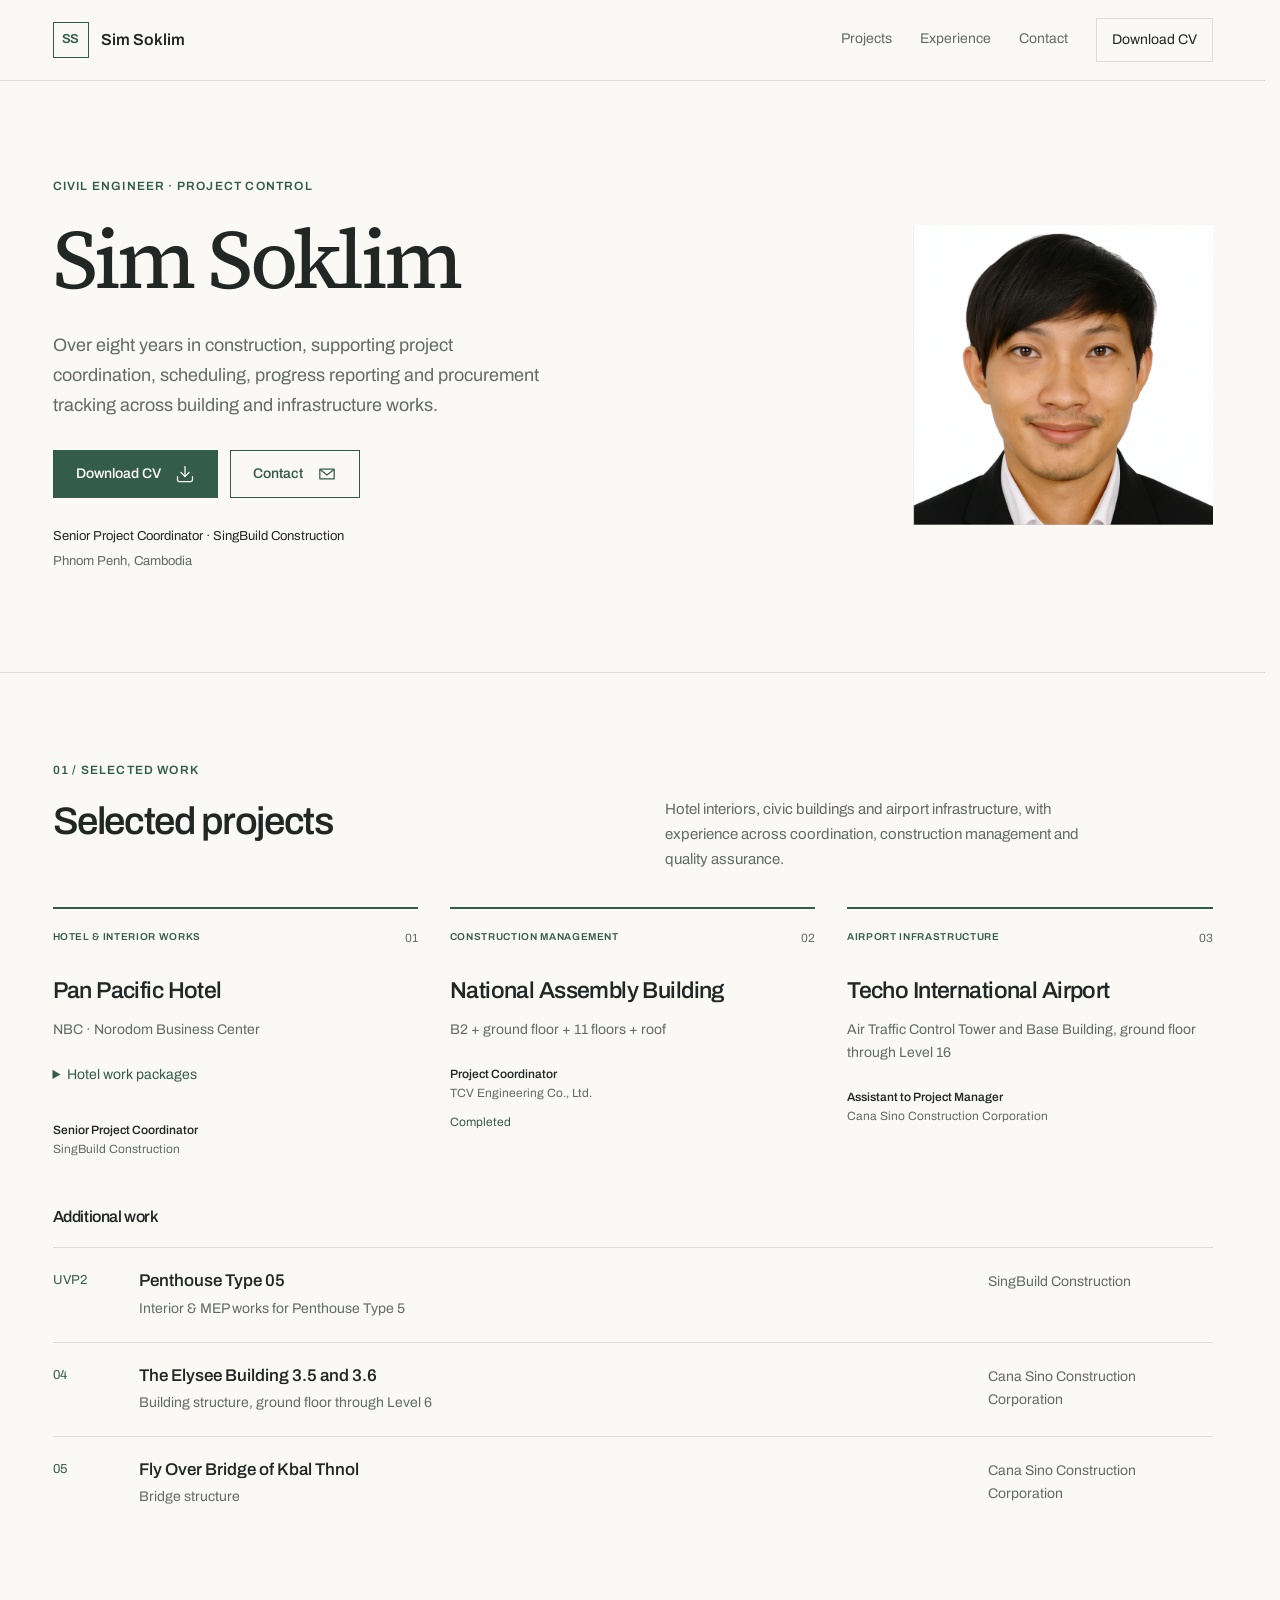
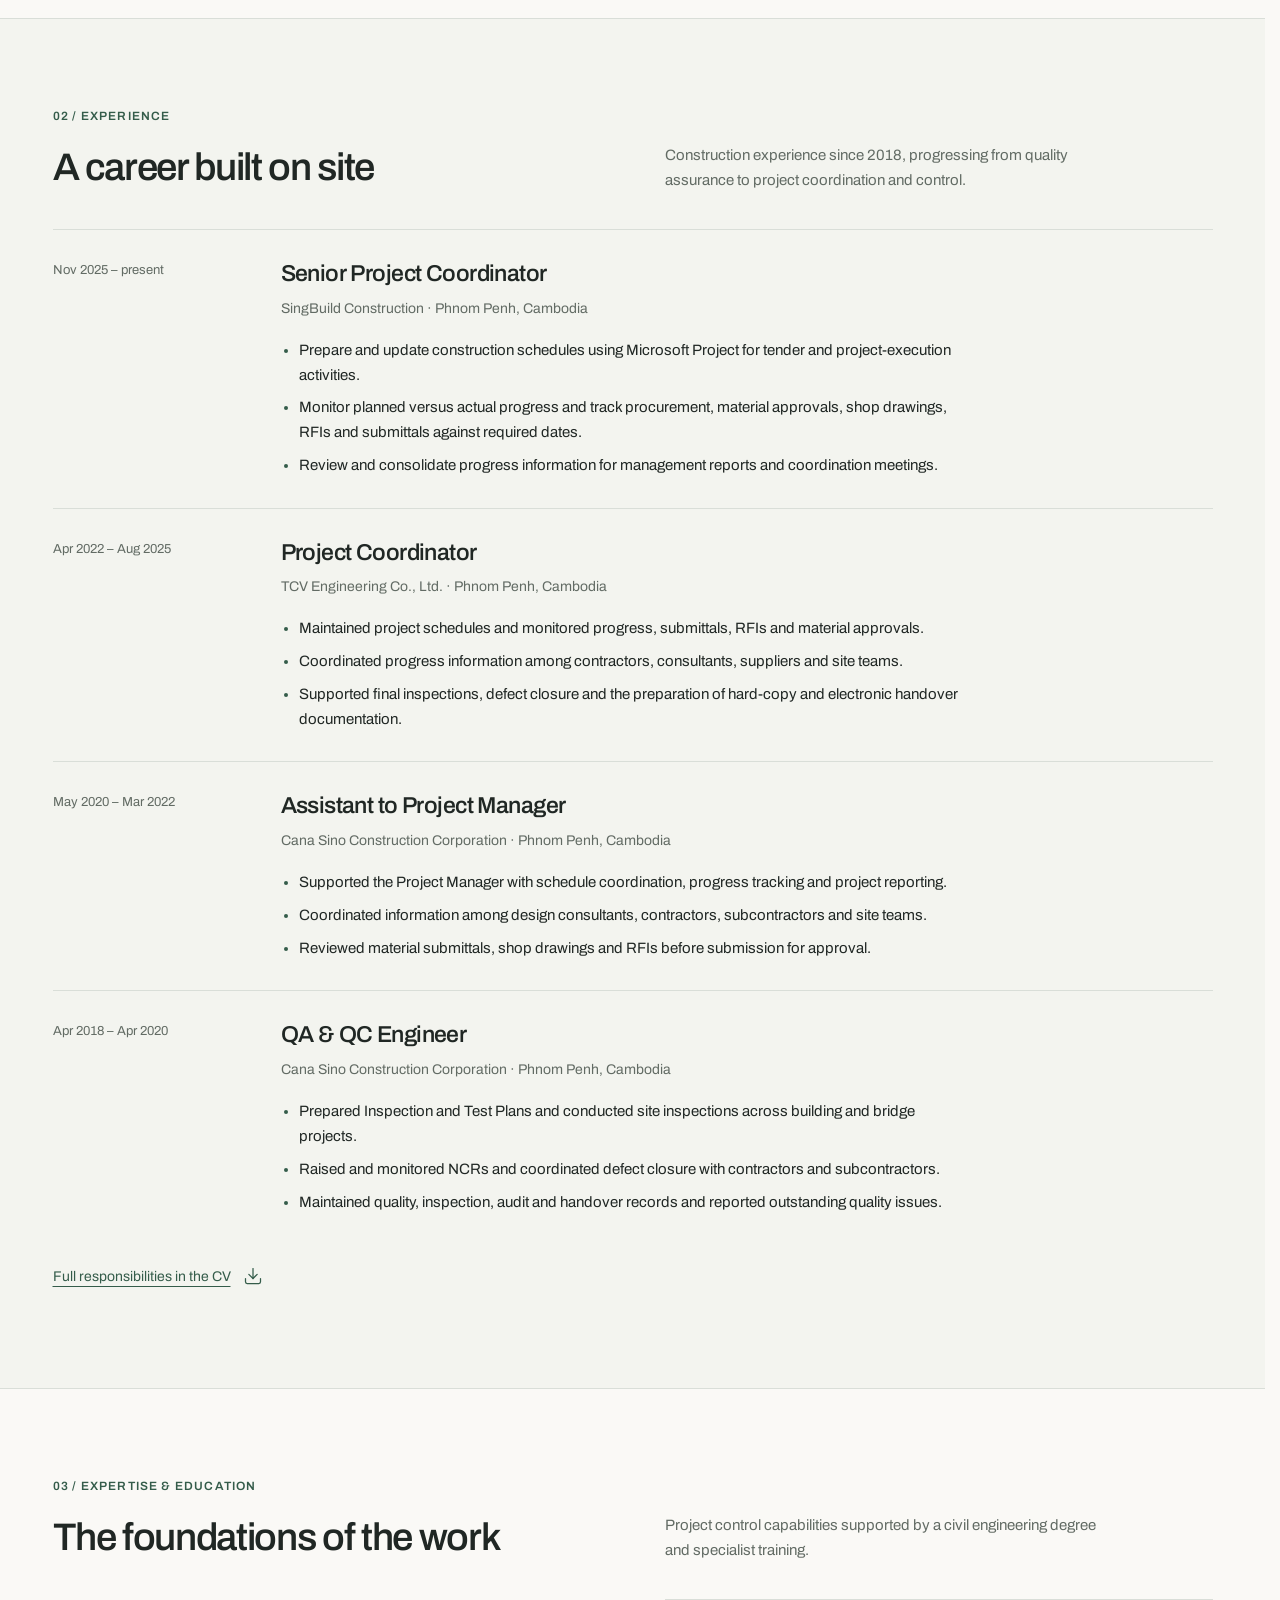
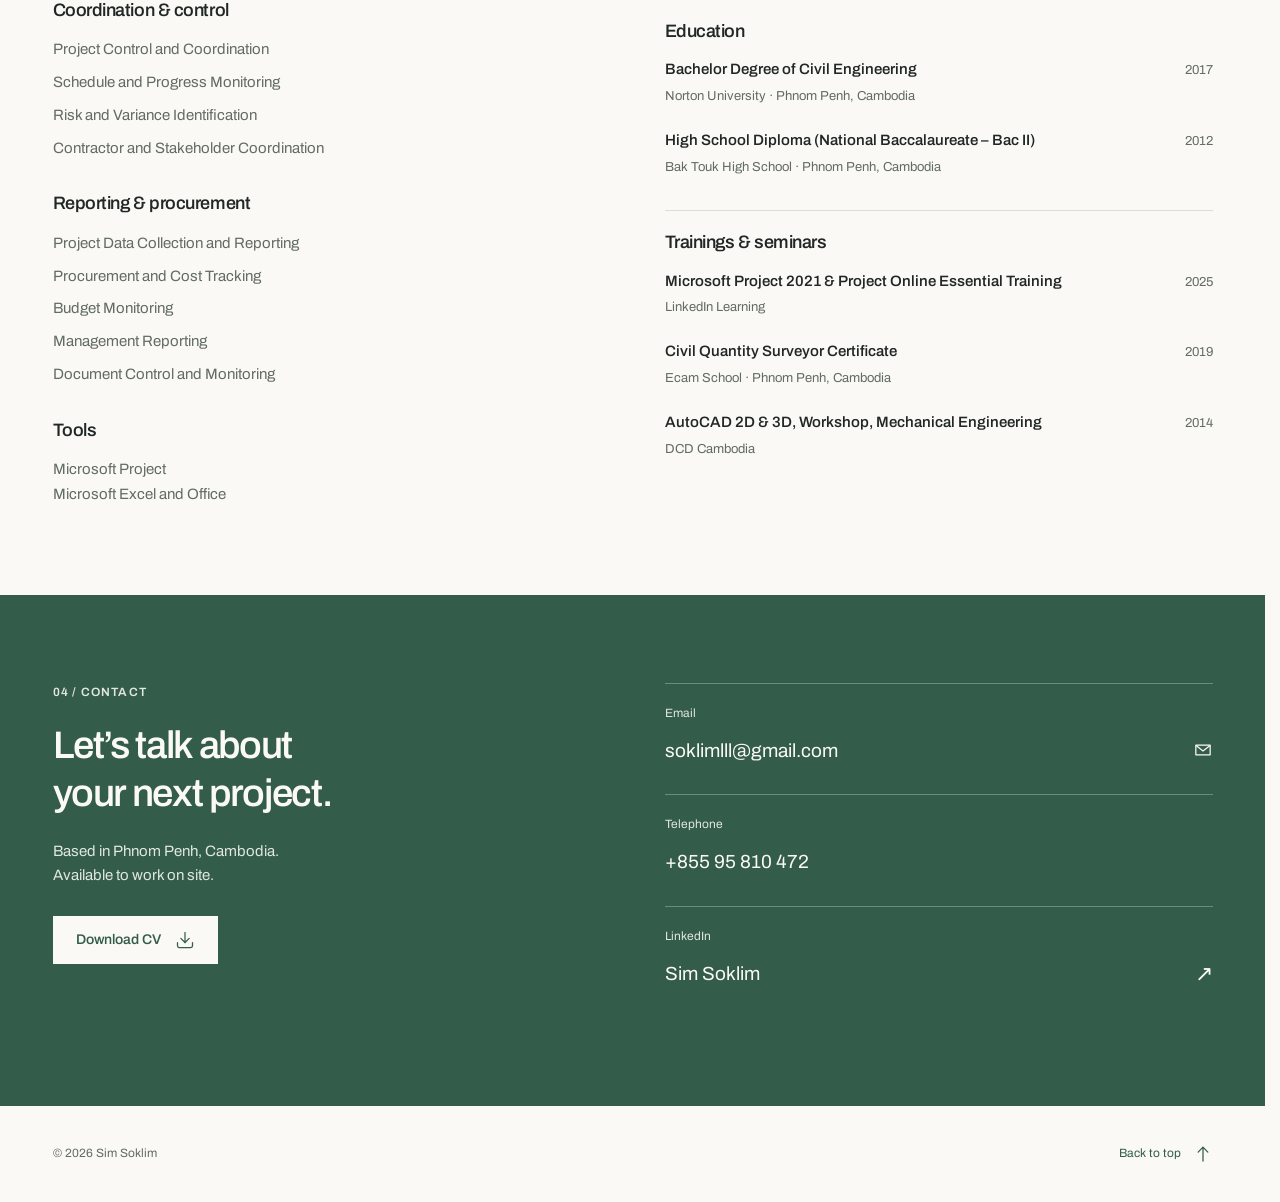
<file: index.html>
<!DOCTYPE html>
<html lang="en">
<head>
  <meta charset="UTF-8">
  <meta name="viewport" content="width=device-width, initial-scale=1.0, viewport-fit=cover">
  <meta name="description" content="Sim Soklim, Civil Engineer and Project Control professional with over eight years of construction experience, covering project coordination, scheduling, progress monitoring, procurement tracking, and management reporting.">
  <meta name="theme-color" content="#FAF9F6">
  <meta name="color-scheme" content="light">
  <link rel="icon" href="favicon.svg" type="image/svg+xml">
  <link rel="canonical" href="https://sim-soklim-portfolio.vercel.app/">
  <meta property="og:type" content="website">
  <meta property="og:site_name" content="Sim Soklim">
  <meta property="og:url" content="https://sim-soklim-portfolio.vercel.app/">
  <meta property="og:title" content="Sim Soklim | Civil Engineer · Project Control">
  <meta property="og:description" content="Civil Engineer and Project Control professional with over eight years of construction experience in Phnom Penh, Cambodia.">
  <meta property="og:image" content="https://sim-soklim-portfolio.vercel.app/images/og-hero.jpg">
  <meta property="og:image:width" content="1200">
  <meta property="og:image:height" content="630">
  <meta property="og:image:alt" content="Sim Soklim, Civil Engineer and Project Control, Phnom Penh">
  <meta name="twitter:card" content="summary_large_image">
  <meta name="twitter:title" content="Sim Soklim | Civil Engineer · Project Control">
  <meta name="twitter:description" content="Civil Engineer and Project Control professional with over eight years of construction experience in Phnom Penh, Cambodia.">
  <meta name="twitter:image" content="https://sim-soklim-portfolio.vercel.app/images/og-hero.jpg">
  <meta name="twitter:image:alt" content="Sim Soklim, Civil Engineer and Project Control, Phnom Penh">
  <title>Sim Soklim | Civil Engineer · Project Control</title>
  <link rel="preload" as="font" type="font/woff2" href="fonts/Archivo-var.woff2" crossorigin>
  <link rel="preload" as="font" type="font/woff2" href="fonts/SourceSerif4-var.woff2" crossorigin>
  <link rel="preload" as="image" href="images/sim-soklim-portrait.png" fetchpriority="high">
  <link rel="stylesheet" href="css/style.css">
</head>
<body>
  <a class="skip-link" href="#main">Skip to content</a>
  <svg class="sprite" aria-hidden="true" focusable="false" width="0" height="0" xmlns="http://www.w3.org/2000/svg">
    <defs>
      <symbol id="ico-arrow-up" viewBox="0 0 24 24" fill="none" stroke="currentColor" stroke-width="1.5" stroke-linecap="round" stroke-linejoin="round">
        <path d="M12 20.4V3.8M6.2 9.8 12 3.8l5.8 6"/>
      </symbol>
      <symbol id="ico-close" viewBox="0 0 24 24" fill="none" stroke="currentColor" stroke-width="1.5" stroke-linecap="round" stroke-linejoin="round">
        <path d="M5.6 5.6 18.4 18.4M18.4 5.6 5.6 18.4"/>
      </symbol>
      <symbol id="ico-mail" viewBox="0 0 24 24" fill="none" stroke="currentColor" stroke-width="1.5" stroke-linecap="round" stroke-linejoin="round">
        <path d="M3.4 6.2h17.2v11.6H3.4z"/><path d="m4.1 7 7.9 6.1L20 7"/>
      </symbol>
      <symbol id="ico-download" viewBox="0 0 24 24" fill="none" stroke="currentColor" stroke-width="1.5" stroke-linecap="round" stroke-linejoin="round">
        <path d="M21 15v4a2 2 0 0 1-2 2H5a2 2 0 0 1-2-2v-4"/>
        <polyline points="7 10 12 15 17 10"/>
        <line x1="12" y1="15" x2="12" y2="3"/>
      </symbol>
    </defs>
  </svg>


  <header class="topbar">
    <div class="wrap topbar-inner">
      <a class="brand" href="#overview" aria-label="Sim Soklim, overview"><span class="brand-mark" aria-hidden="true">SS</span><span>Sim Soklim</span></a>
      <nav class="nav" aria-label="Primary"><a class="nav-link" data-nav href="#selected-projects">Projects</a><a class="nav-link" data-nav href="#experience-and-education">Experience</a><a class="nav-link" data-nav href="#contact">Contact</a><a class="nav-link nav-cv" href="assets/Sim-Soklim-CV.pdf" download="Sim-Soklim-CV.pdf">Download CV</a></nav>
      <button class="menu-toggle" id="navToggle" type="button" aria-label="Open menu" aria-haspopup="dialog" aria-expanded="false" aria-controls="navPanel">Menu <span aria-hidden="true">+</span></button>
    </div>
  </header>
  <div class="drawer-backdrop" id="navBackdrop" hidden></div>
  <aside class="drawer" id="navPanel" role="dialog" aria-modal="true" aria-label="Sections menu" aria-hidden="true" inert hidden>
    <div class="drawer-head"><span>Sim Soklim</span><button class="drawer-close" id="navClose" type="button" aria-label="Close menu"><svg class="ico" viewBox="0 0 24 24" aria-hidden="true"><use href="#ico-close"></use></svg></button></div>
    <nav class="drawer-links" aria-label="Mobile"><a class="drawer-link" data-nav href="#overview">Overview</a>
<a class="drawer-link" data-nav href="#selected-projects">Projects</a>
<a class="drawer-link" data-nav href="#experience-and-education">Experience</a>
<a class="drawer-link" data-nav href="#core-competencies">Expertise</a>
<a class="drawer-link" data-nav href="#contact">Contact</a></nav>
    <div class="drawer-foot"><p>Civil Engineer · Project Control</p><a href="mailto:soklimlll@gmail.com">soklimlll@gmail.com</a></div>
  </aside>
  <main id="main" tabindex="-1">
    <section class="hero" id="overview" tabindex="-1">
      <div class="wrap hero-grid">
        <div class="hero-copy">
          <p class="eyebrow hero-role">Civil Engineer · Project Control</p>
          <h1>Sim Soklim</h1>
          <p class="hero-lede">Over eight years in construction, supporting project coordination, scheduling, progress reporting and procurement tracking across building and infrastructure works.</p>
          <div class="hero-actions"><a class="btn btn-primary" href="assets/Sim-Soklim-CV.pdf" download="Sim-Soklim-CV.pdf">Download CV <svg class="ico" viewBox="0 0 24 24" aria-hidden="true"><use href="#ico-download"></use></svg></a><a class="btn btn-secondary" href="#contact">Contact <svg class="ico" viewBox="0 0 24 24" aria-hidden="true"><use href="#ico-mail"></use></svg></a></div>
          <div class="hero-meta"><span>Senior Project Coordinator · SingBuild Construction</span><span>Phnom Penh, Cambodia</span></div>
        </div>
        <figure class="hero-portrait">
          <div class="portrait-frame"><span class="portrait-fallback" aria-hidden="true">SS</span><img src="images/sim-soklim-portrait.png" alt="Portrait of Sim Soklim" width="800" height="800" fetchpriority="high" decoding="async"></div>
        </figure>
      </div>
    </section>
    <section class="section" id="selected-projects" tabindex="-1">
      <div class="wrap">
        <header class="section-head"><p class="eyebrow">01 / Selected work</p><div class="section-heading"><h2>Selected projects</h2><p>Hotel interiors, civic buildings and airport infrastructure, with experience across coordination, construction management and quality assurance.</p></div></header>
        <div class="featured-projects"><article class="project-feature">
  <div class="project-top"><p class="eyebrow">Hotel &amp; interior works</p><span class="project-index" aria-hidden="true">01</span></div>
  <h3>Pan Pacific Hotel</h3><p class="project-scope">NBC · Norodom Business Center</p>
  <details class="project-details"><summary>Hotel work packages</summary><ul class="project-packages"><li><strong>BP02 · Rooms &amp; corridors</strong>Interior works, L23–L13, phases 1 &amp; 2; 226 guest rooms and 11 floors of lift lobbies &amp; corridors.</li><li><strong>BP03 · Lobby &amp; meeting room</strong>Ground floor lobby, L11 meeting room, lift car and audio-visual.</li><li><strong>BP04 · Lounge &amp; restaurants</strong>Interior &amp; MEP works, L23 club lounge and L24 specialty restaurant / HLT &amp; all-day dining.</li></ul></details>
  <div class="project-credit"><p>Senior Project Coordinator</p><p>SingBuild Construction</p></div>
</article>
<article class="project-feature">
  <div class="project-top"><p class="eyebrow">Construction management</p><span class="project-index" aria-hidden="true">02</span></div>
  <h3>National Assembly Building</h3><p class="project-scope">B2 + ground floor + 11 floors + roof</p>
  <div class="project-credit"><p>Project Coordinator</p><p>TCV Engineering Co., Ltd.</p><span class="project-status">Completed</span></div>
</article>
<article class="project-feature">
  <div class="project-top"><p class="eyebrow">Airport infrastructure</p><span class="project-index" aria-hidden="true">03</span></div>
  <h3>Techo International Airport</h3><p class="project-scope">Air Traffic Control Tower and Base Building, ground floor through Level 16</p>
  <div class="project-credit"><p>Assistant to Project Manager</p><p>Cana Sino Construction Corporation</p></div>
</article></div>
        <div class="project-register"><h3 class="register-title">Additional work</h3>


<article class="register-row"><p class="register-ref">UVP2</p><div><h4>Penthouse Type 05</h4><p>Interior &amp; MEP works for Penthouse Type 5</p></div><p class="register-employer">SingBuild Construction</p></article>
<article class="register-row"><p class="register-ref">04</p><div><h4>The Elysee Building 3.5 and 3.6</h4><p>Building structure, ground floor through Level 6</p></div><p class="register-employer">Cana Sino Construction Corporation</p></article>
<article class="register-row"><p class="register-ref">05</p><div><h4>Fly Over Bridge of Kbal Thnol</h4><p>Bridge structure</p></div><p class="register-employer">Cana Sino Construction Corporation</p></article></div>
      </div>
    </section>
    <section class="section experience-section" id="experience-and-education" tabindex="-1">
      <div class="wrap">
        <header class="section-head"><p class="eyebrow">02 / Experience</p><div class="section-heading"><h2>A career built on site</h2><p>Construction experience since 2018, progressing from quality assurance to project coordination and control.</p></div></header>
        <div class="experience-listing"><article class="experience-row"><p class="experience-date"><time datetime="2025-11">Nov 2025</time> – present</p><div><h3>Senior Project Coordinator</h3><p class="experience-org">SingBuild Construction · Phnom Penh, Cambodia</p><ul class="experience-list"><li>Prepare and update construction schedules using Microsoft Project for tender and project-execution activities.</li><li>Monitor planned versus actual progress and track procurement, material approvals, shop drawings, RFIs and submittals against required dates.</li><li>Review and consolidate progress information for management reports and coordination meetings.</li></ul></div></article><article class="experience-row"><p class="experience-date"><time datetime="2022-04">Apr 2022</time> – <time datetime="2025-08">Aug 2025</time></p><div><h3>Project Coordinator</h3><p class="experience-org">TCV Engineering Co., Ltd. · Phnom Penh, Cambodia</p><ul class="experience-list"><li>Maintained project schedules and monitored progress, submittals, RFIs and material approvals.</li><li>Coordinated progress information among contractors, consultants, suppliers and site teams.</li><li>Supported final inspections, defect closure and the preparation of hard-copy and electronic handover documentation.</li></ul></div></article><article class="experience-row"><p class="experience-date"><time datetime="2020-05">May 2020</time> – <time datetime="2022-03">Mar 2022</time></p><div><h3>Assistant to Project Manager</h3><p class="experience-org">Cana Sino Construction Corporation · Phnom Penh, Cambodia</p><ul class="experience-list"><li>Supported the Project Manager with schedule coordination, progress tracking and project reporting.</li><li>Coordinated information among design consultants, contractors, subcontractors and site teams.</li><li>Reviewed material submittals, shop drawings and RFIs before submission for approval.</li></ul></div></article><article class="experience-row"><p class="experience-date"><time datetime="2018-04">Apr 2018</time> – <time datetime="2020-04">Apr 2020</time></p><div><h3>QA &amp; QC Engineer</h3><p class="experience-org">Cana Sino Construction Corporation · Phnom Penh, Cambodia</p><ul class="experience-list"><li>Prepared Inspection and Test Plans and conducted site inspections across building and bridge projects.</li><li>Raised and monitored NCRs and coordinated defect closure with contractors and subcontractors.</li><li>Maintained quality, inspection, audit and handover records and reported outstanding quality issues.</li></ul></div></article></div>
        <a class="text-link" href="assets/Sim-Soklim-CV.pdf" download="Sim-Soklim-CV.pdf">Full responsibilities in the CV <svg class="ico" viewBox="0 0 24 24" aria-hidden="true"><use href="#ico-download"></use></svg></a>
      </div>
    </section>
    <section class="section" id="core-competencies" tabindex="-1">
      <div class="wrap">
        <header class="section-head"><p class="eyebrow">03 / Expertise &amp; education</p><div class="section-heading"><h2>The foundations of the work</h2><p>Project control capabilities supported by a civil engineering degree and specialist training.</p></div></header>
        <div class="expertise-grid">
          <div class="expertise"><div class="cap-group"><h3>Coordination &amp; control</h3><ul class="cap-list"><li>Project Control and Coordination</li><li>Schedule and Progress Monitoring</li><li>Risk and Variance Identification</li><li>Contractor and Stakeholder Coordination</li></ul></div>
          <div class="cap-group"><h3>Reporting &amp; procurement</h3><ul class="cap-list"><li>Project Data Collection and Reporting</li><li>Procurement and Cost Tracking</li><li>Budget Monitoring</li><li>Management Reporting</li><li>Document Control and Monitoring</li></ul></div>
          <div class="cap-group"><h3>Tools</h3><p class="tools-line">Microsoft Project<br>Microsoft Excel and Office</p></div></div>
                    <div class="study">
            <div class="study-group">
              <h3 class="study-group-title">Education</h3>
              <div class="study-list">
                <div class="study-item">
                  <div class="study-item-head">
                    <p class="study-title">Bachelor Degree of Civil Engineering</p>
                    <span class="study-year">2017</span>
                  </div>
                  <p class="study-org">Norton University · Phnom Penh, Cambodia</p>
                </div>
                <div class="study-item">
                  <div class="study-item-head">
                    <p class="study-title">High School Diploma (National Baccalaureate – Bac II)</p>
                    <span class="study-year">2012</span>
                  </div>
                  <p class="study-org">Bak Touk High School · Phnom Penh, Cambodia</p>
                </div>
              </div>
            </div>

            <div class="study-group">
              <h3 class="study-group-title">Trainings &amp; seminars</h3>
              <div class="study-list">
                <div class="study-item">
                  <div class="study-item-head">
                    <p class="study-title">Microsoft Project 2021 &amp; Project Online Essential Training</p>
                    <span class="study-year">2025</span>
                  </div>
                  <p class="study-org">LinkedIn Learning</p>
                </div>
                <div class="study-item">
                  <div class="study-item-head">
                    <p class="study-title">Civil Quantity Surveyor Certificate</p>
                    <span class="study-year">2019</span>
                  </div>
                  <p class="study-org">Ecam School · Phnom Penh, Cambodia</p>
                </div>
                <div class="study-item">
                  <div class="study-item-head">
                    <p class="study-title">AutoCAD 2D &amp; 3D, Workshop, Mechanical Engineering</p>
                    <span class="study-year">2014</span>
                  </div>
                  <p class="study-org">DCD Cambodia</p>
                </div>
              </div>
            </div>
          </div>
        </div>
      </div>
    </section>
    <section class="section contact-section" id="contact" tabindex="-1">
      <div class="wrap contact-grid"><div><p class="eyebrow">04 / Contact</p><h2>Let’s talk about<br>your next project.</h2><p class="contact-intro">Based in Phnom Penh, Cambodia.<br>Available to work on site.</p><a class="btn btn-primary" href="assets/Sim-Soklim-CV.pdf" download="Sim-Soklim-CV.pdf">Download CV <svg class="ico" viewBox="0 0 24 24" aria-hidden="true"><use href="#ico-download"></use></svg></a></div>
      <dl class="contact-channels"><div><dt>Email</dt><dd><a href="mailto:soklimlll@gmail.com">soklimlll@gmail.com <svg class="ico" viewBox="0 0 24 24" aria-hidden="true"><use href="#ico-mail"></use></svg></a></dd></div><div><dt>Telephone</dt><dd><a href="tel:+85595810472">+855 95 810 472</a></dd></div><div><dt>LinkedIn</dt><dd><a href="https://www.linkedin.com/in/soklim-sim-6589221a4/" target="_blank" rel="noopener noreferrer">Sim Soklim <span class="external-link" aria-hidden="true">↗</span><span class="sr-only"> (opens in a new tab)</span></a></dd></div></dl></div>
    </section>
  </main>
  <footer class="footer"><div class="wrap footer-inner"><p>© <span id="year">2026</span> Sim Soklim</p><a class="back-to-top" href="#overview">Back to top <svg class="ico" viewBox="0 0 24 24" aria-hidden="true"><use href="#ico-arrow-up"></use></svg></a></div></footer>
  <script src="js/script.js" defer></script>
</body>
</html>
</file>
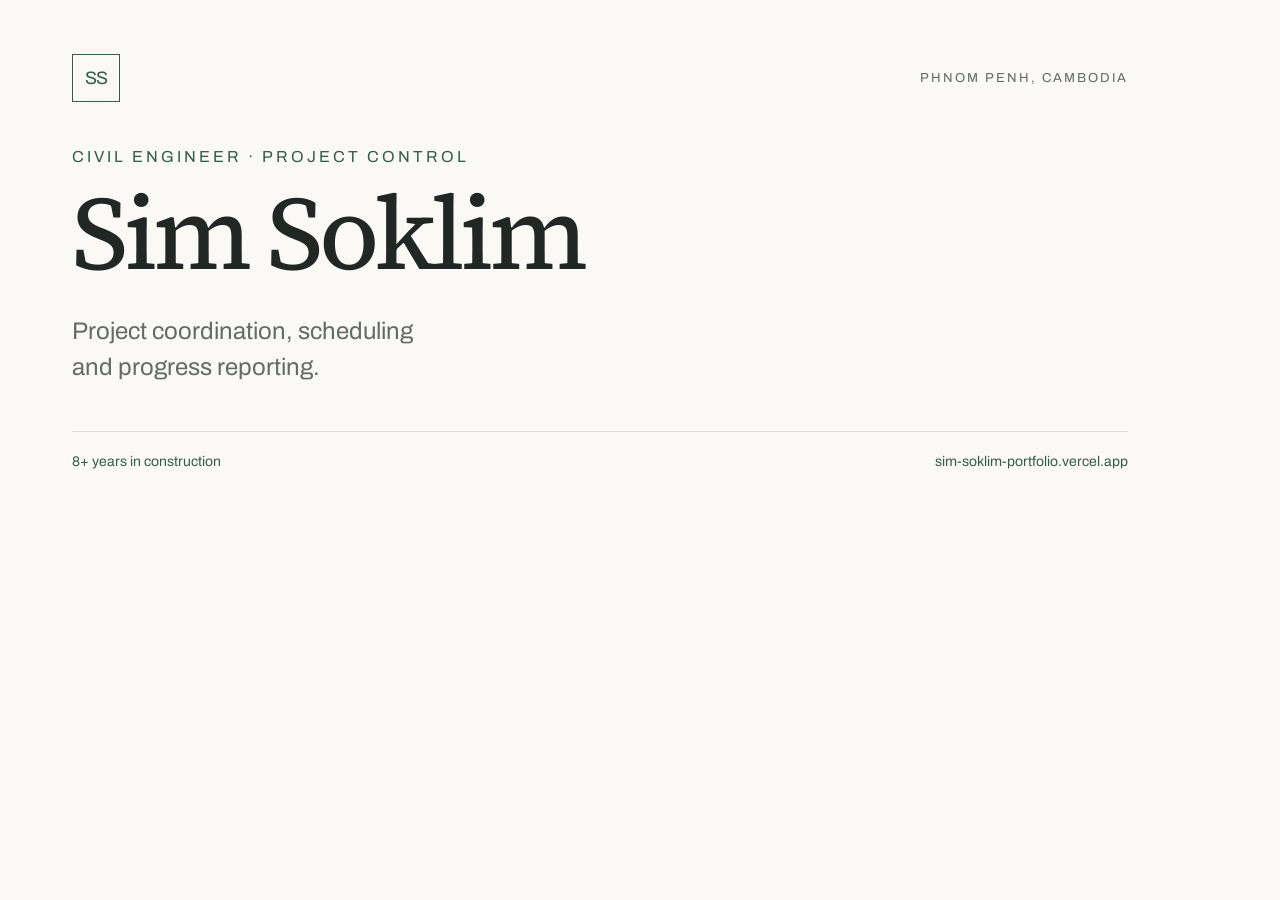
<file: tools/social-card.html>
<!DOCTYPE html>
<html lang="en"><head><meta charset="UTF-8"><meta name="viewport" content="width=device-width, initial-scale=1"><title>Sim Soklim social card</title><link rel="stylesheet" href="social-card.css"></head>
<body><main><div class="card-top"><span class="monogram">SS</span><span>PHNOM PENH, CAMBODIA</span></div><p class="role">CIVIL ENGINEER · PROJECT CONTROL</p><h1>Sim Soklim</h1><p class="intro">Project coordination, scheduling<br>and progress reporting.</p><div class="card-bottom"><span>8+ years in construction</span><span>sim-soklim-portfolio.vercel.app</span></div></main></body></html>
</file>
<file: css/style.css>
@font-face { font-family: 'Archivo'; src: url('../fonts/Archivo-var.woff2') format('woff2'); font-weight: 100 900; font-style: normal; font-display: swap; }
@font-face { font-family: 'Source Serif 4'; src: url('../fonts/SourceSerif4-var.woff2') format('woff2'); font-weight: 200 900; font-style: normal; font-display: swap; }
:root {
  --paper: #FAF9F6;
  --ink: #202724;
  --muted: #626B64;
  --forest: #345C4A;
  --rule: #D9DED8;
  --portrait: #EDEEE8;
  --font-body: 'Archivo', sans-serif;
  --font-display: 'Source Serif 4', Georgia, serif;
}
* { box-sizing: border-box; }
html { scrollbar-gutter: stable; }
body { margin: 0; background: var(--paper); color: var(--ink); font-family: var(--font-body); font-size: 16px; line-height: 1.65; -webkit-font-smoothing: antialiased; }
body.menu-open { overflow: hidden; }
button, a { -webkit-tap-highlight-color: transparent; touch-action: manipulation; }
button { font: inherit; }
a { color: var(--forest); text-underline-offset: 5px; }
a:hover { text-decoration-thickness: 2px; }
a:focus-visible, button:focus-visible, summary:focus-visible { outline: 3px solid var(--forest); outline-offset: 4px; }
h1, h2, h3, h4, p, figure, dl, ul { margin: 0; }
h2, h3, h4 { line-height: 1.25; font-weight: 550; }
h2 { font-size: clamp(30px, 3vw, 40px); letter-spacing: -.035em; }
h3 { font-size: 23px; letter-spacing: -.025em; }
h4 { font-size: 17px; }
img, svg { display: block; }
[hidden] { display: none !important; }
.sprite { position: absolute; width: 0; height: 0; }
.ico { width: 20px; height: 20px; flex-shrink: 0; }
.wrap { width: calc(100% - 96px); max-width: 1160px; margin-inline: auto; }
.skip-link { position: fixed; z-index: 30; top: 12px; left: 20px; padding: 12px 20px; background: var(--paper); transform: translateY(-160%); }
.skip-link:focus { transform: translateY(0); }
.sr-only { position: absolute; width: 1px; height: 1px; padding: 0; margin: -1px; clip-path: inset(50%); overflow: hidden; white-space: nowrap; border: 0; }
#main, section[id] { scroll-margin-top: 104px; }
#main:focus, section[id]:focus { outline: none; }
.topbar { position: sticky; top: 0; z-index: 10; background: var(--paper); border-bottom: 1px solid var(--rule); }
.topbar-inner { display: flex; min-height: 80px; align-items: center; justify-content: space-between; gap: 24px; }
.brand { display: inline-flex; align-items: center; gap: 12px; min-height: 48px; color: var(--ink); text-decoration: none; font-weight: 600; font-size: 16px; }
.brand-mark { display: grid; place-items: center; width: 36px; height: 36px; border: 1px solid var(--forest); color: var(--forest); font-size: 13px; letter-spacing: -.035em; }
.nav { display: flex; align-items: center; gap: 28px; }
.nav-link { display: inline-flex; align-items: center; min-height: 48px; font-size: 14px; color: var(--muted); text-decoration: none; border-bottom: 2px solid transparent; }
.nav-link:hover, .nav-link.is-active { color: var(--forest); border-bottom-color: var(--forest); }
.nav-cv { min-height: 44px; padding-inline: 15px; border: 1px solid var(--rule); color: var(--ink); }
.menu-toggle { display: none; align-items: center; justify-content: center; gap: 20px; min-width: 96px; min-height: 48px; padding: 8px 12px; color: var(--ink); background: transparent; border: 1px solid var(--rule); cursor: pointer; font-size: 14px; }
.menu-toggle span { font-size: 25px; line-height: 1; font-weight: 300; }
.drawer-backdrop { position: fixed; inset: 0; z-index: 20; background: rgb(32 39 36 / 35%); }
.drawer { position: fixed; inset: 0 0 0 auto; z-index: 21; width: min(400px, 100%); padding: max(24px, env(safe-area-inset-top)) 24px max(24px, env(safe-area-inset-bottom)); background: var(--paper); overflow-y: auto; overscroll-behavior: contain; }
.drawer-head { display: flex; align-items: center; justify-content: space-between; gap: 16px; padding-bottom: 24px; border-bottom: 1px solid var(--rule); font-weight: 600; }
.drawer-close { display: grid; place-items: center; width: 48px; height: 48px; border: 1px solid var(--rule); background: transparent; color: var(--ink); cursor: pointer; }
.drawer-links { display: grid; margin-block: 28px; }
.drawer-link { min-height: 60px; padding-block: 12px; color: var(--ink); font-size: 23px; text-decoration: none; }
.drawer-link.is-active { color: var(--forest); text-decoration: underline; }
.drawer-foot { border-top: 1px solid var(--rule); padding-top: 24px; font-size: 14px; color: var(--muted); }
.drawer-foot a { display: inline-flex; align-items: center; min-height: 48px; overflow-wrap: anywhere; }
.hero { padding-block: 96px 100px; }
.hero-grid { display: grid; grid-template-columns: 1.25fr .75fr; align-items: center; gap: 64px; }
.hero-grid > *, .section-heading > *, .expertise-grid > *, .contact-grid > *, .experience-row > * { min-width: 0; }
.hero-copy, .experience-listing { min-width: 0; }
.eyebrow { color: var(--forest); font-size: 12px; line-height: 1.5; font-weight: 600; letter-spacing: .1em; text-transform: uppercase; }
.hero-role { margin-bottom: 20px; }
h1 { font-family: var(--font-display); font-weight: 450; font-size: clamp(64px, 6.5vw, 88px); line-height: 1.06; letter-spacing: -.055em; }
.hero-lede { max-width: 49ch; font-size: 18px; line-height: 1.65; color: var(--muted); margin-top: 28px; }
.hero-actions { display: flex; gap: 12px; flex-wrap: wrap; margin-top: 30px; }
.btn { display: inline-flex; align-items: center; justify-content: center; gap: 14px; min-height: 48px; padding: 12px 22px; text-decoration: none; font-size: 14px; font-weight: 550; line-height: 1.4; border: 1px solid var(--forest); }
.btn-primary { background: var(--forest); color: var(--paper); }
.btn-primary:hover { background: var(--ink); border-color: var(--ink); }
.btn-secondary { background: transparent; color: var(--forest); }
.btn-secondary:hover { background: var(--portrait); }
.hero-meta { display: grid; gap: 3px; margin-top: 28px; font-size: 13px; color: var(--muted); }
.hero-meta span:first-child { color: var(--ink); }
.hero-portrait { width: min(300px, 100%); justify-self: end; }
.portrait-frame { position: relative; display: grid; aspect-ratio: 1; overflow: hidden; background: var(--portrait); }
.portrait-frame img { position: relative; z-index: 1; display: block; width: 100%; height: auto; }
.portrait-fallback { position: absolute; inset: 0; display: grid; place-items: center; color: var(--forest); font-family: var(--font-display); font-size: 64px; }
.portrait-frame.is-empty img { display: none; }
.section { padding-block: 88px; border-top: 1px solid var(--rule); }
.section-head { margin-bottom: 36px; }
.section-head .eyebrow { margin-bottom: 18px; }
.section-heading { display: grid; grid-template-columns: 1fr 1fr; gap: 64px; align-items: start; }
.section-heading > p { color: var(--muted); font-size: 15px; max-width: 48ch; }
.featured-projects { display: grid; grid-template-columns: repeat(3, minmax(0, 1fr)); gap: 32px; }
.project-feature { min-width: 0; padding-top: 20px; border-top: 2px solid var(--forest); display: flex; flex-direction: column; }
.project-top { display: flex; justify-content: space-between; align-items: start; gap: 12px; margin-bottom: 28px; }
.project-top .eyebrow { font-size: 10px; letter-spacing: .065em; }
.project-index { color: var(--muted); font-size: 12px; }
.project-feature h3 { max-width: 23ch; }
.project-scope { margin-top: 12px; font-size: 14px; color: var(--muted); }
.project-details { margin-top: 12px; }
.project-details summary { min-height: 44px; padding-block: 10px; cursor: pointer; color: var(--forest); font-size: 14px; }
.project-packages { display: grid; gap: 12px; margin-top: 12px; list-style: none; padding: 0; font-size: 14px; color: var(--muted); line-height: 1.6; }
.project-packages strong { display: block; font-weight: 550; color: var(--ink); }
.project-credit { padding-top: 24px; font-size: 12px; line-height: 1.6; color: var(--muted); }
.project-credit p:first-child { color: var(--ink); font-weight: 550; }
.project-status { display: inline-block; margin-top: 10px; color: var(--forest); }
.project-register { margin-top: 48px; }
.register-title { font-size: 16px; margin-bottom: 20px; }
.register-row { display: grid; grid-template-columns: 62px minmax(0, 1fr) 225px; column-gap: 24px; padding-block: 22px; border-top: 1px solid var(--rule); }
.register-ref { color: var(--forest); font-size: 13px; }
.register-row h4 { margin-bottom: 5px; }
.register-row p:not(.register-ref) { font-size: 14px; color: var(--muted); }
.register-employer { align-self: start; }
.experience-section { background: #F3F4EF; }
.experience-row { display: grid; grid-template-columns: 180px minmax(0, 1fr); gap: 48px; padding-block: 30px; border-top: 1px solid var(--rule); }
.experience-date { font-size: 13px; color: var(--muted); font-variant-numeric: tabular-nums; }
.experience-org { margin-top: 8px; color: var(--muted); font-size: 14px; }
.experience-list { padding-left: 18px; margin-top: 18px; max-width: 76ch; font-size: 15px; }
.experience-list li + li { margin-top: 8px; }
.experience-list li::marker { color: var(--forest); }
.text-link { display: inline-flex; align-items: center; gap: 12px; min-height: 48px; margin-top: 8px; font-size: 14px; }
.expertise-grid { display: grid; grid-template-columns: 1fr 1fr; gap: 64px; }
.expertise, .study { display: grid; align-content: start; gap: 32px; }
.cap-group h3, .study-group-title { font-size: 18px; margin-bottom: 16px; }
.cap-list { list-style: none; padding: 0; color: var(--muted); font-size: 15px; }
.cap-list li + li { margin-top: 8px; }
.tools-line { color: var(--muted); font-size: 15px; }
.study-group { border-top: 1px solid var(--rule); padding-top: 20px; }
.study-list { display: grid; gap: 22px; }
.study-item-head { display: flex; align-items: baseline; justify-content: space-between; gap: 20px; }
.study-title { font-size: 15px; font-weight: 550; line-height: 1.5; }
.study-year { color: var(--muted); font-size: 13px; }
.study-org { margin-top: 4px; color: var(--muted); font-size: 13px; }
.contact-section { background: var(--forest); color: var(--paper); border: 0; }
.contact-grid { display: grid; grid-template-columns: 1fr 1fr; gap: 64px; align-items: start; }
.contact-section .eyebrow { color: #E0E8E0; margin-bottom: 20px; }
.contact-intro { color: #E0E8E0; font-size: 15px; margin-top: 22px; }
.contact-section .btn { margin-top: 28px; border-color: var(--paper); color: var(--forest); background: var(--paper); }
.contact-section .btn:hover { background: #E0E8E0; }
.contact-section a:focus-visible { outline-color: var(--paper); }
.contact-channels { display: grid; gap: 0; }
.contact-channels > div { padding-block: 20px; border-top: 1px solid rgb(250 249 246 / 30%); }
.contact-channels dt { font-size: 12px; color: #E0E8E0; margin-bottom: 3px; }
.contact-channels dd { margin: 0; }
.contact-channels a { color: var(--paper); display: flex; align-items: center; justify-content: space-between; min-height: 48px; gap: 16px; font-size: 19px; overflow-wrap: anywhere; text-decoration: none; }
.contact-channels a:hover { text-decoration: underline; }
.external-link { font-size: 22px; }
.footer { padding-block: 24px; font-size: 12px; color: var(--muted); }
.footer-inner { display: flex; align-items: center; justify-content: space-between; gap: 20px; }
.back-to-top { min-height: 48px; display: inline-flex; align-items: center; gap: 12px; text-decoration: none; }
@media (prefers-reduced-motion: no-preference) {
  html { scroll-behavior: smooth; }
  .btn { transition: background .15s ease, border-color .15s ease; }
}
@media (max-width: 1000px) {
  .nav { display: none; }
  .js-enabled .menu-toggle { display: inline-flex; }
  html:not(.js-enabled) .nav { display: flex; gap: 16px; flex-wrap: wrap; }
  html:not(.js-enabled) .topbar-inner { flex-wrap: wrap; padding-block: 12px; }
  html:not(.js-enabled) .topbar { position: relative; }
  .featured-projects { gap: 24px; }
  .register-row { grid-template-columns: 52px minmax(0, 1fr) 180px; gap: 20px; }
}
@media (max-width: 900px) {
  .hero { padding-block: 64px; }
  .hero-grid { grid-template-columns: 1fr; gap: 40px; }
  .hero-lede { max-width: 52ch; }
  .hero-portrait { justify-self: center; width: 240px; }
  .section { padding-block: 64px; }
  .section-heading { grid-template-columns: 1fr; gap: 16px; }
  .featured-projects { grid-template-columns: 1fr; gap: 36px; }
  .project-top { margin-bottom: 18px; }
  .project-feature h3 { max-width: none; }
  .project-credit { padding-top: 20px; }
  .experience-row { grid-template-columns: 150px minmax(0, 1fr); gap: 32px; }
  .expertise-grid, .contact-grid { gap: 40px; }
}
@media (max-width: 600px) {
  .wrap { width: auto; margin-left: max(20px, env(safe-area-inset-left)); margin-right: max(20px, env(safe-area-inset-right)); }
  .topbar-inner { min-height: 72px; gap: 16px; }
  .brand { gap: 10px; font-size: 14px; }
  .brand-mark { width: 32px; height: 32px; }
  .menu-toggle { min-width: 88px; gap: 16px; }
  #main, section[id] { scroll-margin-top: 92px; }
  .hero, .section { padding-block: 48px; }
  .hero-grid { gap: 32px; }
  .hero-role { font-size: 10px; letter-spacing: .07em; margin-bottom: 16px; }
  h1 { font-size: clamp(44px, 12vw, 56px); }
  h2 { font-size: 30px; }
  h3 { font-size: 22px; }
  .hero-lede { font-size: 16px; line-height: 1.6; margin-top: 20px; }
  .hero-actions { display: grid; grid-template-columns: 1fr 1fr; gap: 10px; margin-top: 24px; }
  .btn { padding-inline: 13px; gap: 10px; font-size: 13px; }
  .hero-meta { margin-top: 22px; font-size: 12px; }
  .hero-portrait { width: 216px; }
  .section-head { margin-bottom: 28px; }
  .section-head .eyebrow { margin-bottom: 14px; }
  .section-heading > p { font-size: 14px; }
  .project-packages { grid-template-columns: 1fr; gap: 14px; }
  .project-register { margin-top: 36px; }
  .register-row { grid-template-columns: 42px minmax(0, 1fr); gap: 12px; padding-block: 20px; }
  .register-employer { grid-column: 2; }
  .experience-row { grid-template-columns: 1fr; gap: 12px; padding-block: 26px; }
  .experience-list { font-size: 16px; }
  .expertise-grid, .contact-grid { grid-template-columns: 1fr; gap: 40px; }
  .study { gap: 30px; }
  .contact-channels a { font-size: 17px; }
  .footer { padding-block: 16px; }
  html:not(.js-enabled) .nav { gap: 8px 18px; }
  html:not(.js-enabled) .nav-link { min-height: 44px; font-size: 13px; }
}
@media (max-width: 340px) {
  .hero-actions { grid-template-columns: 1fr; }
  .brand-mark { display: none; }
}
@media (forced-colors: active) {
  .btn, .portrait-frame, .project-feature, .contact-channels > div { border: 1px solid CanvasText; }
  .nav-link.is-active { border-bottom-color: LinkText; }
}
@media print {
  body { font-size: 10pt; background: white; color: black; }
  .topbar, .drawer, .drawer-backdrop, .skip-link, .hero-actions, .back-to-top, .contact-section .btn, .text-link { display: none !important; }
  .wrap { width: auto; max-width: none; margin-inline: 0; }
  .hero, .section { padding-block: 24px; }
  .hero-grid { grid-template-columns: 1fr 150px; gap: 24px; }
  h1 { font-size: 40pt; }
  h2 { font-size: 22pt; }
  h3 { font-size: 15pt; }
  .hero-portrait { width: 150px; }
  .featured-projects { grid-template-columns: 1fr; gap: 24px; }
  .project-packages { grid-template-columns: 1fr; }
  .project-feature, .register-row, .experience-row, .study-item { break-inside: avoid; }
  .experience-section, .contact-section { background: white; color: black; }
  .contact-section .eyebrow, .contact-intro, .contact-channels a, .contact-channels dt { color: black; }
  .contact-channels > div { border-top-color: var(--rule); }
  a { color: black; }
  .footer { padding-block: 12px; }
}
</file>
<file: tools/social-card.css>
@font-face { font-family: Archivo; src: url('../fonts/Archivo-var.woff2'); font-weight: 100 900; }
@font-face { font-family: SourceSerif; src: url('../fonts/SourceSerif4-var.woff2'); font-weight: 200 900; }
* { box-sizing: border-box; }
body { margin: 0; width: 1200px; height: 630px; background: #FAF9F6; color: #202724; font-family: Archivo, sans-serif; }
main { padding: 54px 72px; }
.card-top, .card-bottom { display: flex; align-items: center; justify-content: space-between; }
.card-top { color: #626B64; font-size: 13px; letter-spacing: 2px; }
.monogram { width: 48px; height: 48px; display: grid; place-items: center; color: #345C4A; border: 1px solid #345C4A; letter-spacing: -1px; font-size: 18px; }
.role { color: #345C4A; letter-spacing: 3px; font-size: 16px; margin: 46px 0 16px; }
h1 { font: 450 104px/1 SourceSerif, Georgia, serif; letter-spacing: -5px; margin: 0; }
.intro { color: #626B64; font-size: 24px; line-height: 1.5; margin: 28px 0 46px; }
.card-bottom { padding-top: 22px; border-top: 1px solid #D9DED8; font-size: 14px; color: #345C4A; }
</file>
